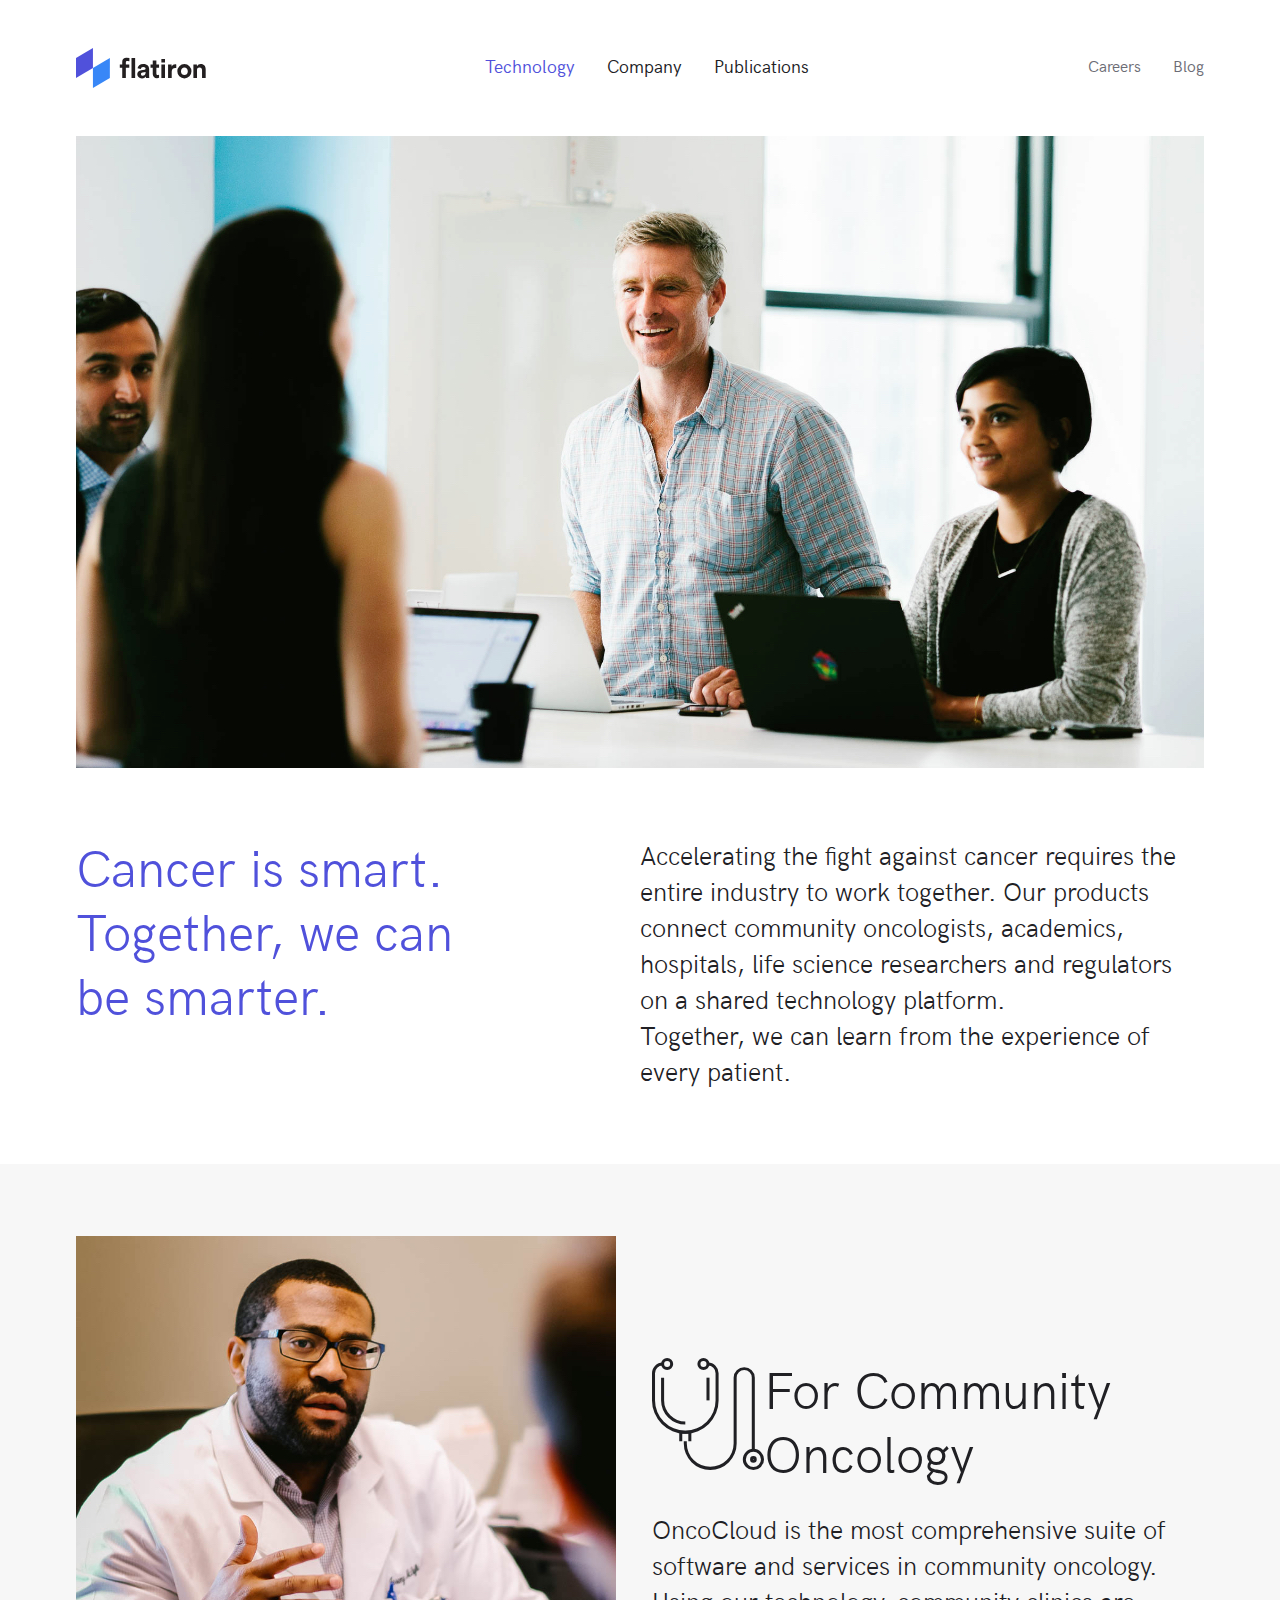
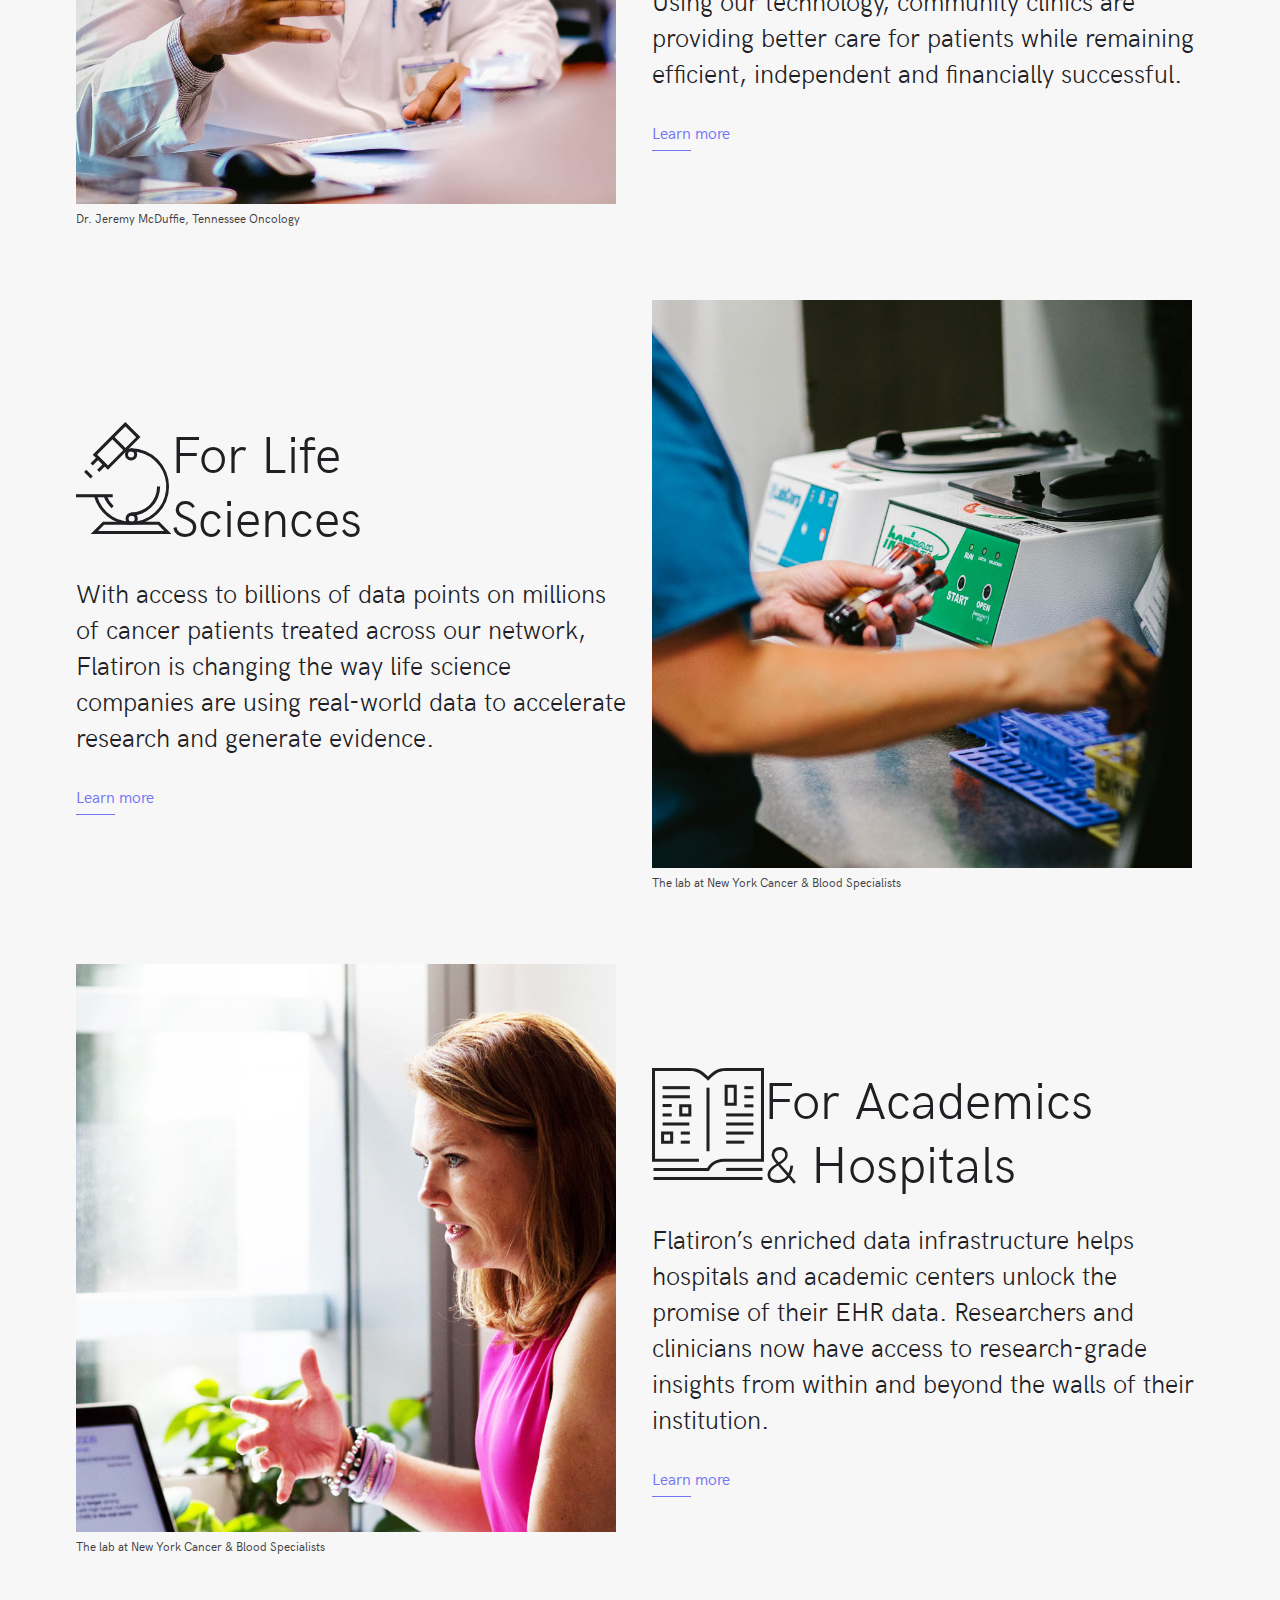
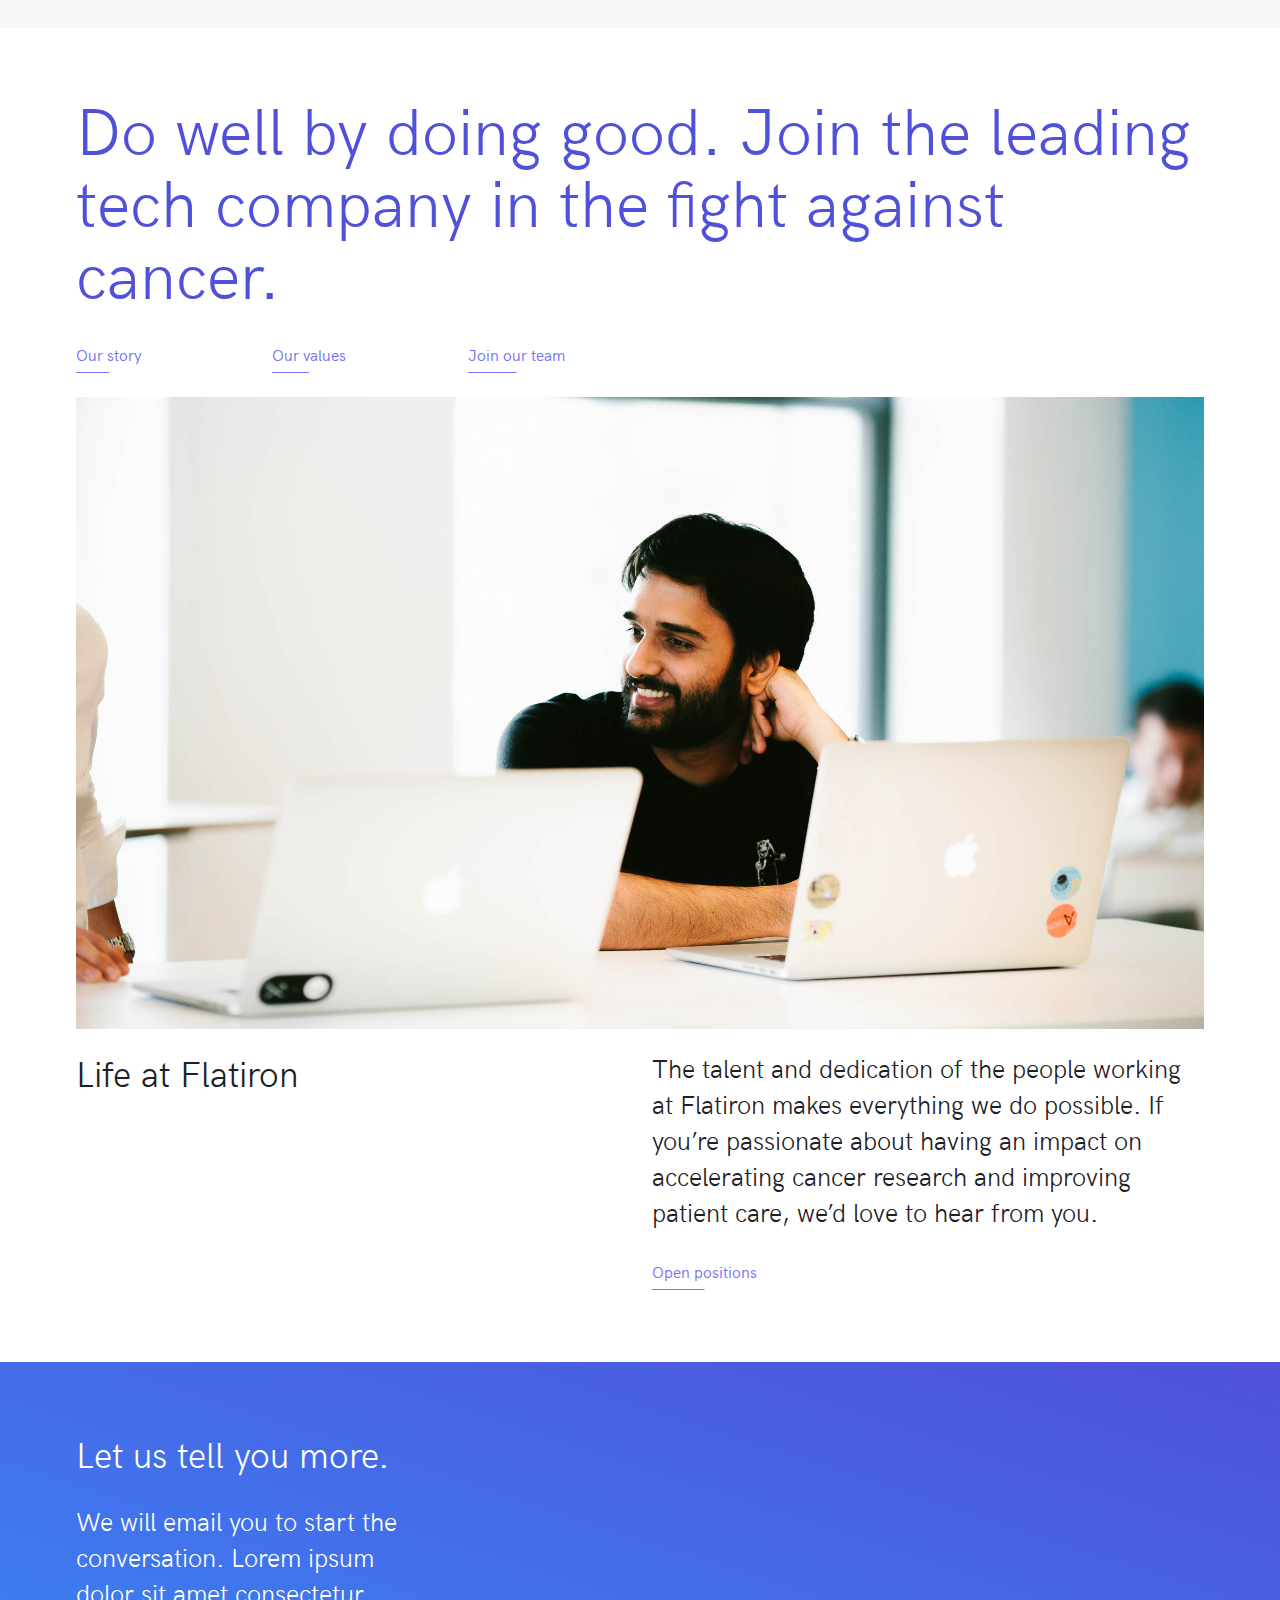
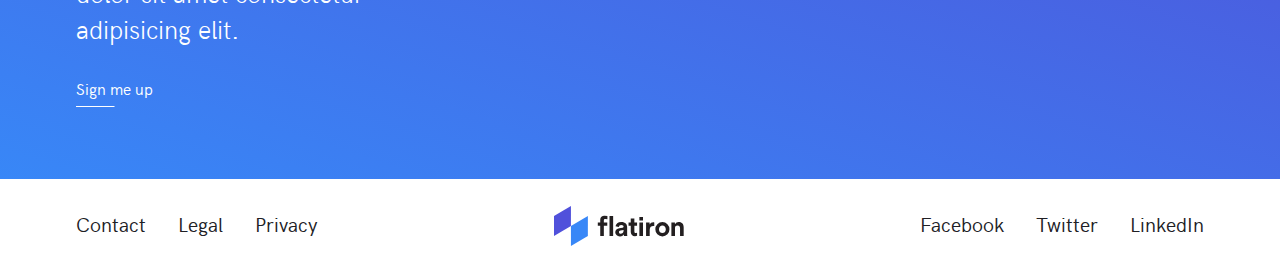
<file: index.html>
<!DOCTYPE html>
<html lang="en">

<head>
    <meta charset="utf-8" />
    <meta http-equiv="x-ua-compatible" content="ie=edge" />
    <title>Flatiron</title>
    <meta name="description" content="This is my HTML5 boilerplate." />
    <meta name="viewport" content="width=device-width, initial-scale=1.0" />

    <link rel="icon" href="favicon.svg" />
    <link rel="apple-touch-icon" href="apple-touch-icon.png" />
    <link rel="manifest" href="manifest.json" />

    <link rel="stylesheet" href="css/normalize.css" />
    <link rel="stylesheet" href="css/screen.css" />
</head>

<body>
    <header class="o-row o-row--md">
        <div class="o-container">
            <div class="c-header">
                <div class="c-header__logo">
                    <h1 class="c-logo">
                        <svg class="c-logo__svg" xmlns="http://www.w3.org/2000/svg" viewBox="0 0 130 40">
                            <title>Flatiron</title>
                            <path fill="#3887f7" d="M15.659,19.25v20l16.929-10v-20Z" transform="translate(1.27 0.75)" />
                            <path fill="#5051db" d="M16.929,0,0,10V30L16.929,20Z" />
                            <path fill="#231f20"
                                d="M57.537,13.551a7.061,7.061,0,1,1,14.119,0,7.061,7.061,0,1,1-14.119,0Zm3.64,0c0,2.532,1.641,3.853,3.42,3.853s3.42-1.294,3.42-3.853S66.375,9.7,64.6,9.7,61.177,10.992,61.177,13.551ZM17.441,16.634c0-2.422,1.778-3.771,4.023-4.1l3.31-.5c.766-.109,1.012-.495,1.012-.962,0-.964-.738-1.762-2.27-1.762A2.394,2.394,0,0,0,20.973,11.3l-3.23-.689c.326-2.058,2.256-4.24,5.747-4.24,4.268,0,5.854,2.422,5.854,5.146v6.659a15.308,15.308,0,0,0,.165,2.147H26.169a9.242,9.242,0,0,1-.137-1.624,4.49,4.49,0,0,1-3.967,2.009C19.193,20.706,17.441,18.752,17.441,16.634Zm5.308-1.927a1.706,1.706,0,0,0-1.67,1.706,1.584,1.584,0,0,0,1.751,1.569c1.533,0,2.956-.743,2.956-3.137v-.606Zm10.2,1.623v-6.3h-2.2V6.781h2.2V2.735h3.611V6.781h2.709v3.247H36.565V15.7c0,1.184.547,1.569,1.588,1.569a5.26,5.26,0,0,0,1.12-.109v3.027a5.976,5.976,0,0,1-2.264.33A4.067,4.067,0,0,1,32.954,16.33Zm49.288,3.991v-7.9c0-1.514-.74-2.7-2.491-2.7a2.544,2.544,0,0,0-2.516,2.808v7.788h-3.64V6.781h3.529V8.459A4.469,4.469,0,0,1,81.01,6.422c3.338,0,4.87,2.395,4.87,5.367v8.532Zm-33.967,0V6.781H51.8V8.72a4.026,4.026,0,0,1,3.519-2.05c.3,0,.887.029,1.161.056v3.687A5.451,5.451,0,0,0,55.39,10.3c-1.86,0-3.475.908-3.475,3.824v6.193Zm-6.7,0V6.781h3.638V20.321Zm-29.866,0v-20h3.64v20Zm-9.271,0V10.036H0V6.788H2.435V4.182A4.061,4.061,0,0,1,6.61,0a9.549,9.549,0,0,1,3,.424V3.451a9.55,9.55,0,0,0-1.978-.2c-1.039,0-1.586.386-1.586,1.569V6.788h3.43v3.248H6.048V20.321ZM41.572,4.773V1.3h3.638V4.773Z"
                                transform="translate(43.8 9.679)" />
                        </svg>
                    </h1>
                </div>
                <div class="c-header__nav">
                    <nav class="c-nav">
                        <ul class="o-list-reset c-nav__list">
                            <li class="c-nav__item">
                                <a class="c-nav__link is-selected" href="#!">Technology</a>
                            </li>
                            <li class="c-nav__item">
                                <a class="c-nav__link" href="#!">Company</a>
                            </li>
                            <li class="c-nav__item">
                                <a class="c-nav__link" href="#!">Publications</a>
                            </li>
                        </ul>
                    </nav>
                </div>
                <div class="c-header__nav">
                    <nav class="c-nav c-nav--meta">
                        <ul class="o-list-reset c-nav__list">
                            <li class="c-nav__item">
                                <a class="c-nav__link c-nav__link--meta" href="#!">Careers</a>
                            </li>
                            <li class="c-nav__item">
                                <a class="c-nav__link c-nav__link--meta" href="#!">Blog</a>
                            </li>
                        </ul>
                    </nav>
                </div>
            </div>
        </div>
    </header>
    <section class="o-row o-row--lg u-pt-clear">
        <div class="o-container">
            <div class="o-section o-section--lg">
                <figure>
                    <img src="img/jpg/intro-img.jpg"
                        alt="Dr. James Hamrick & Sarika Vora in their weekly team stand-up" />
                </figure>
            </div>
            <div class="o-section o-section--lg">
                <div class="o-layout">
                    <div class="o-layout__item u-1-of-2-bp3">
                        <h1 class="c-lead c-lead--xxl u-color-primary-base">
                            Cancer is smart. <br />
                            Together, we can <br />
                            be smarter.
                        </h1>
                    </div>
                    <div class="o-layout__item u-1-of-2-bp3">
                        <div class="u-max-width-sm">
                            <p class="c-lead c-lead--lg">
                                Accelerating the fight against cancer requires the entire
                                industry to work together. Our products connect community
                                oncologists, academics, hospitals, life science researchers
                                and regulators on a shared technology platform. <br />
                                Together, we can learn from the experience of every patient.
                            </p>
                        </div>
                    </div>
                </div>
            </div>
        </div>
    </section>
    <section class="o-row o-row--lg o-row--neutral-x-light">
        <div class="o-container">
            <article class="o-section o-section--lg">
                <div class="o-layout o-layout--align-center o-layout--gutter">
                    <div class="o-layout__item u-1-of-2-bp3">
                        <figure>
                            <picture>
                                <source srcset="img/jpg/img-1.jpg" media="(min-width: 992px)" />
                                <source srcset="img/jpg/img-1-landscape@2x.jpg" media="(min-width: 576px)" />
                                <img src="img/jpg/img-1-landscape.jpg" alt="Dr. Jeremy McDuffie, Tennessee Oncology" />
                            </picture>
                            <figcaption>Dr. Jeremy McDuffie, Tennessee Oncology</figcaption>
                        </figure>
                    </div>
                    <div class="o-layout__item u-1-of-2-bp3">
                        <header class="o-layout o-layout--align-center">
                            <svg xmlns="http://www.w3.org/2000/svg" width="112" height="112" viewBox="0 0 112 112">
                                <g id="stethoscope-1" transform="translate(-0.5 -0.1)">
                                    <path id="Path_3" data-name="Path 3"
                                        d="M15.554,12.208a6.054,6.054,0,1,1,6.054-6.054A6.072,6.072,0,0,1,15.554,12.208Zm0-9.081a2.973,2.973,0,0,0-3.027,3.027,3.027,3.027,0,0,0,6.054,0A2.973,2.973,0,0,0,15.554,3.127Z"
                                        transform="translate(0.081)" fill="#202024" />
                                    <path id="Path_4" data-name="Path 4"
                                        d="M51.554,12.208a6.054,6.054,0,1,1,6.054-6.054A6.072,6.072,0,0,1,51.554,12.208Zm0-9.081a2.973,2.973,0,0,0-3.027,3.027,3.027,3.027,0,0,0,6.054,0A2.973,2.973,0,0,0,51.554,3.127Z"
                                        transform="translate(0.405)" fill="#202024" />
                                    <path id="Path_5" data-name="Path 5"
                                        d="M33.8,75.735A33.33,33.33,0,0,1,.5,42.438V15.195A10.593,10.593,0,0,1,11.095,4.6V7.627a7.623,7.623,0,0,0-7.568,7.568V42.438a30.27,30.27,0,0,0,60.541,0V15.195A7.623,7.623,0,0,0,56.5,7.627V4.6A10.593,10.593,0,0,1,67.095,15.195V42.438A33.33,33.33,0,0,1,33.8,75.735Z"
                                        transform="translate(0 0.041)" fill="#202024" />
                                    <path id="Path_6" data-name="Path 6"
                                        d="M39.608,82.695H36.581V75.127H30.527v7.568H27.5V72.1H39.608Z"
                                        transform="translate(0.243 0.649)" fill="#202024" />
                                    <path id="Path_7" data-name="Path 7"
                                        d="M58.436,112.019A26.548,26.548,0,0,1,32,85.482v-2.22h3.027v2.22a23.409,23.409,0,0,0,46.818,0V19.695a10.595,10.595,0,0,1,21.189,0V92.343h-3.027V19.695a7.568,7.568,0,1,0-15.135,0V85.482A26.419,26.419,0,0,1,58.436,112.019Z"
                                        transform="translate(0.284 0.081)" fill="#202024" />
                                    <path id="Path_8" data-name="Path 8"
                                        d="M101.095,111.289a10.595,10.595,0,1,1,10.595-10.595A10.593,10.593,0,0,1,101.095,111.289Zm0-18.162a7.568,7.568,0,1,0,7.568,7.568A7.623,7.623,0,0,0,101.095,93.127Z"
                                        transform="translate(0.811 0.811)" fill="#202024" />
                                    <path id="Path_9" data-name="Path 9"
                                        d="M101.03,103.959a3.33,3.33,0,1,1,3.33-3.33A3.359,3.359,0,0,1,101.03,103.959Zm0-3.632a.3.3,0,1,0,.3.3A.268.268,0,0,0,101.03,100.327Z"
                                        transform="translate(0.876 0.876)" fill="#202024" />
                                    <path id="Path_10" data-name="Path 10"
                                        d="M33.716,66.519A24.287,24.287,0,0,1,9.5,42.3V19.6h3.027V42.3A21.187,21.187,0,0,0,33.716,63.492Z"
                                        transform="translate(0.081 0.176)" fill="#202024" />
                                    <rect id="Rectangle_20" data-name="Rectangle 20" width="3.027" height="22.703"
                                        transform="translate(54.986 19.776)" fill="#202024" />
                                </g>
                            </svg>
                            <h2 class="c-lead c-lead--xxl">
                                For Community <br />
                                Oncology
                            </h2>
                        </header>
                        <p class="c-lead c-lead--lg">
                            OncoCloud is the most comprehensive suite of software and
                            services in community oncology. Using our technology, community
                            clinics are providing better care for patients while remaining
                            efficient, independent and financially successful.
                        </p>
                        <p>
                            <a href="#!" class="c-link-cta">Learn more</a>
                        </p>
                    </div>
                </div>
            </article>

            <article class="o-section o-section--lg">
                <div class="o-layout o-layout--align-center o-layout--row-reverse o-layout--gutter">
                    <div class="o-layout__item u-1-of-2-bp3">
                        <figure>
                            <picture>
                                <source srcset="img/jpg/img-2.jpg" media="(min-width: 992px)" />
                                <source srcset="img/jpg/img-2-landscape@2x.jpg" media="(min-width: 576px)" />
                                <img src="img/jpg/img-2-landscape.jpg" alt="Dr. Jeremy McDuffie, Tennessee Oncology" />
                            </picture>
                            <figcaption>
                                The lab at New York Cancer & Blood Specialists
                            </figcaption>
                        </figure>
                    </div>
                    <div class="o-layout__item u-1-of-2-bp3">
                        <header class="o-layout o-layout--align-center">
                            <svg id="microscope" xmlns="http://www.w3.org/2000/svg" width="95.475" height="112"
                                viewBox="0 0 95.475 112">
                                <path id="Path_3." data-name="Path 3"
                                    d="M95.187,110.34H14.4L26.64,98.1H82.946Zm-73.443-3.06h66.1l-6.12-6.12H27.864Z"
                                    transform="translate(0.289 1.66)" fill="#202024" />
                                <rect id="Rectangle_21" data-name="Rectangle 21" width="36.721" height="3.06"
                                    transform="translate(0 72.219)" fill="#202024" />
                                <path id="Path_4." data-name="Path 4"
                                    d="M54.72,101.34a6.12,6.12,0,1,1,6.12-6.12A6.138,6.138,0,0,1,54.72,101.34Zm0-9.18a3.06,3.06,0,1,0,3.06,3.06A3.069,3.069,0,0,0,54.72,92.16Z"
                                    transform="translate(0.974 1.479)" fill="#202024" />
                                <path id="Path_5." data-name="Path 5"
                                    d="M54.12,38.34a6.12,6.12,0,1,1,6.12-6.12A6.138,6.138,0,0,1,54.12,38.34Zm0-9.18a3.06,3.06,0,1,0,3.06,3.06A3.005,3.005,0,0,0,54.12,29.16Z"
                                    transform="translate(0.962 0.217)" fill="#202024" />
                                <path id="Path_6." data-name="Path 6"
                                    d="M31.6,48.14l-15.2-15.2L49.041.3l15.1,15.1Zm-10.812-15.2L31.6,43.754,59.854,15.5,49.041,4.686Z"
                                    transform="translate(0.329 -0.3)" fill="#202024" />
                                <rect id="Rectangle_22" data-name="Rectangle 22" width="3.06" height="18.361"
                                    transform="translate(35.334 16.195) rotate(-45)" fill="#202024" />
                                <path id="Path_7." data-name="Path 7"
                                    d="M22.97,49.619l-2.142-2.142,5.406-5.406-4.386-4.386L16.442,43.09,14.3,40.948,21.848,33.4l8.67,8.67Z"
                                    transform="translate(0.287 0.363)" fill="#202024" />
                                <rect id="Rectangle_23" data-name="Rectangle 23" width="3.06" height="9.18"
                                    transform="translate(8.106 49.947) rotate(-45)" fill="#202024" />
                                <path id="Path_8." data-name="Path 8"
                                    d="M54,92.671v-3.06A25.989,25.989,0,0,0,80.011,63.6h3.06A29.124,29.124,0,0,1,54,92.671Z"
                                    transform="translate(1.082 0.968)" fill="#202024" />
                                <path id="Path_9." data-name="Path 9"
                                    d="M35.158,85.054A29.54,29.54,0,0,1,27.1,73.12l2.856-1.02A27.131,27.131,0,0,0,37.1,82.81Z"
                                    transform="translate(0.543 1.139)" fill="#202024" />
                                <path id="Path_10." data-name="Path 10"
                                    d="M54.727,102.6A38.216,38.216,0,0,1,17.7,73.94l2.958-.714A35.2,35.2,0,1,0,54.727,29.16V26.1a38.251,38.251,0,0,1,0,76.5Z"
                                    transform="translate(0.355 0.217)" fill="#202024" />
                            </svg>

                            <h2 class="c-lead c-lead--xxl">
                                For Life <br />
                                Sciences
                            </h2>
                        </header>
                        <p class="c-lead c-lead--lg">
                            With access to billions of data points on millions of cancer
                            patients treated across our network, Flatiron is changing the
                            way life science companies are using real-world data to
                            accelerate research and generate evidence.
                        </p>
                        <p>
                            <a href="#!" class="c-link-cta">Learn more</a>
                        </p>
                    </div>
                </div>
            </article>

            <article class="o-section o-section--lg">
                <div class="o-layout o-layout--align-center o-layout--gutter">
                    <div class="o-layout__item u-1-of-2-bp3">
                        <figure>
                            <picture>
                                <source srcset="img/jpg/img-3.jpg" media="(min-width: 992px)" />
                                <source srcset="img/jpg/img-3-landscape@2x.jpg" media="(min-width: 576px)" />
                                <img src="img/jpg/img-3-landscape.jpg" alt="Dr. Jeremy McDuffie, Tennessee Oncology" />
                            </picture>
                            <figcaption>
                                The lab at New York Cancer & Blood Specialists
                            </figcaption>
                        </figure>
                    </div>
                    <div class="o-layout__item u-1-of-2-bp3">
                        <header class="o-layout o-layout--align-center">
                            <svg xmlns="http://www.w3.org/2000/svg" width="112" height="112" viewBox="0 0 112 112">
                                <g id="book" transform="translate(-0.5 -0.1)">
                                    <rect id="Rectangle_24" data-name="Rectangle 24" width="36.324" height="3.027"
                                        transform="translate(74.662 99.992)" fill="#202024" />
                                    <rect id="Rectangle_25" data-name="Rectangle 25" width="108.973" height="3.027"
                                        transform="translate(2.014 109.073)" fill="#202024" />
                                    <rect id="Rectangle_26" data-name="Rectangle 26" width="3.027" height="63.568"
                                        transform="translate(54.986 19.776)" fill="#202024" />
                                    <rect id="Rectangle_27" data-name="Rectangle 27" width="27.243" height="3.027"
                                        transform="translate(11.095 18.262)" fill="#202024" />
                                    <rect id="Rectangle_28" data-name="Rectangle 28" width="27.243" height="3.027"
                                        transform="translate(11.095 27.343)" fill="#202024" />
                                    <rect id="Rectangle_29" data-name="Rectangle 29" width="9.081" height="3.027"
                                        transform="translate(29.257 63.668)" fill="#202024" />
                                    <rect id="Rectangle_30" data-name="Rectangle 30" width="9.081" height="3.027"
                                        transform="translate(29.257 72.749)" fill="#202024" />
                                    <path id="Path_11" data-name="Path 11"
                                        d="M57.307,103.019H2.014V99.992H55.693c5.045-7.568,11-9.081,18.969-9.081h34.811V3.127H74.662c-7.265,0-11,2.523-17.052,8.677L56.5,12.814,55.39,11.7C49.336,5.65,45.6,3.026,38.338,3.026H3.527V90.81l43.892.1v3.027L.5,93.837V.1H38.338C46.814.1,51.354,3.531,56.5,8.576,61.646,3.531,66.186.1,74.662.1H112.5V93.938H74.662c-7.568,0-12.411,1.312-16.85,8.375Z"
                                        fill="#202024" />
                                    <rect id="Rectangle_31" data-name="Rectangle 31" width="9.081" height="3.027"
                                        transform="translate(92.824 18.262)" fill="#202024" />
                                    <rect id="Rectangle_32" data-name="Rectangle 32" width="9.081" height="3.027"
                                        transform="translate(92.824 36.424)" fill="#202024" />
                                    <rect id="Rectangle_33" data-name="Rectangle 33" width="9.081" height="3.027"
                                        transform="translate(92.824 27.343)" fill="#202024" />
                                    <rect id="Rectangle_34" data-name="Rectangle 34" width="27.243" height="3.027"
                                        transform="translate(74.662 54.586)" fill="#202024" />
                                    <rect id="Rectangle_35" data-name="Rectangle 35" width="27.243" height="3.027"
                                        transform="translate(74.662 45.505)" fill="#202024" />
                                    <rect id="Rectangle_36" data-name="Rectangle 36" width="27.243" height="3.027"
                                        transform="translate(74.662 63.668)" fill="#202024" />
                                    <rect id="Rectangle_37" data-name="Rectangle 37" width="18.162" height="3.027"
                                        transform="translate(74.662 72.749)" fill="#202024" />
                                    <path id="Path_12" data-name="Path 12"
                                        d="M84.608,37.789H72.5V16.6H84.608Zm-9.081-3.027h6.054V19.627H75.527Z"
                                        transform="translate(0.649 0.149)" fill="#202024" />
                                    <path id="Path_13" data-name="Path 13"
                                        d="M39.608,48.208H27.5V36.1H39.608Zm-9.081-3.027h6.054V39.127H30.527Z"
                                        transform="translate(0.243 0.324)" fill="#202024" />
                                    <rect id="Rectangle_38" data-name="Rectangle 38" width="9.081" height="3.027"
                                        transform="translate(11.095 36.122)" fill="#202024" />
                                    <rect id="Rectangle_39" data-name="Rectangle 39" width="9.081" height="3.027"
                                        transform="translate(11.095 45.505)" fill="#202024" />
                                    <rect id="Rectangle_40" data-name="Rectangle 40" width="26.739" height="3.027"
                                        transform="translate(11.095 54.586)" fill="#202024" />
                                    <path id="Path_14" data-name="Path 14"
                                        d="M21.608,75.208H9.5V63.1H21.608Zm-9.081-3.027h6.054V66.127H12.527Z"
                                        transform="translate(0.081 0.568)" fill="#202024" />
                                </g>
                            </svg>

                            <h2 class="c-lead c-lead--xxl">
                                For Academics <br />
                                &amp; Hospitals
                            </h2>
                        </header>
                        <p class="c-lead c-lead--lg">
                            Flatiron’s enriched data infrastructure helps hospitals and
                            academic centers unlock the promise of their EHR data.
                            Researchers and clinicians now have access to research-grade
                            insights from within and beyond the walls of their institution.
                        </p>
                        <p>
                            <a href="#!" class="c-link-cta">Learn more</a>
                        </p>
                    </div>
                </div>
            </article>
        </div>
    </section>
    <section class="o-row o-row--lg">
        <div class="o-container">
            <header>
                <h2 class="c-lead c-lead--xxxl u-color-primary-base">
                    Do well by doing good. Join the leading tech company in the fight
                    against cancer.
                </h2>
            </header>
            <div class="o-layout o-layout--align-center o-layout--gutter-lg">
                <p class="o-layout__item u-1-of-6-bp3">
                    <a href="#!" class="c-link-cta">Our story</a>
                </p>
                <p class="o-layout__item u-1-of-6-bp3">
                    <a href="#!" class="c-link-cta ">Our values</a>
                </p>
                <p class="o-layout__item u-1-of-6-bp3">
                    <a href="#!" class="c-link-cta ">Join our team</a>
                </p>
            </div>
        </div>
        <div class="o-container">
            <figure>
                <img src="img/jpg/img-4.jpg" alt="Dr. James Hamrick & Sarika Vora in their weekly team stand-up" />
            </figure>
        </div>
        <div class="o-container">
            <div class="o-layout o-layout--gutter">
                <div class="o-layout__item u-1-of-2-bp3">
                    <h3 class="c-lead c-lead--xl">Life at Flatiron</h3>
                </div>
                <div class="o-layout__item u-1-of-2-bp3">
                    <p class="c-lead c-lead--lg">
                        The talent and dedication of the people working at Flatiron makes
                        everything we do possible. If you’re passionate about having an
                        impact on accelerating cancer research and improving patient care,
                        we’d love to hear from you.
                    </p>
                    <p>
                        <a href="#!" class="c-link-cta">Open positions</a>
                    </p>
                </div>
            </div>
        </div>
    </section>
    <section class="o-row o-row--lg o-row--graidient-1">
        <div class="o-container">
            <div class="u-max-width-xs">
                <h2 class="c-lead c-lead--xl">Let us tell you more.</h2>
                <p class="c-lead c-lead--lg">
                    We will email you to start the conversation. Lorem ipsum dolor sit
                    amet consectetur adipisicing elit.
                </p>
                <p>
                    <a href="#!" class="c-link-cta c-link-cta--inverse">Sign me up</a>
                </p>
            </div>
        </div>
    </section>
    <footer class="o-row">
        <div class="o-container">
            <div class="c-footer">
                <div class="c-footer__logo c-center">
                    <h1 class="c-logo">
                        <svg class="c-logo__svg" xmlns="http://www.w3.org/2000/svg" viewBox="0 0 130 40">
                            <title>Flatiron</title>
                            <path fill="#3887f7" d="M15.659,19.25v20l16.929-10v-20Z" transform="translate(1.27 0.75)" />
                            <path fill="#5051db" d="M16.929,0,0,10V30L16.929,20Z" />
                            <path fill="#231f20"
                                d="M57.537,13.551a7.061,7.061,0,1,1,14.119,0,7.061,7.061,0,1,1-14.119,0Zm3.64,0c0,2.532,1.641,3.853,3.42,3.853s3.42-1.294,3.42-3.853S66.375,9.7,64.6,9.7,61.177,10.992,61.177,13.551ZM17.441,16.634c0-2.422,1.778-3.771,4.023-4.1l3.31-.5c.766-.109,1.012-.495,1.012-.962,0-.964-.738-1.762-2.27-1.762A2.394,2.394,0,0,0,20.973,11.3l-3.23-.689c.326-2.058,2.256-4.24,5.747-4.24,4.268,0,5.854,2.422,5.854,5.146v6.659a15.308,15.308,0,0,0,.165,2.147H26.169a9.242,9.242,0,0,1-.137-1.624,4.49,4.49,0,0,1-3.967,2.009C19.193,20.706,17.441,18.752,17.441,16.634Zm5.308-1.927a1.706,1.706,0,0,0-1.67,1.706,1.584,1.584,0,0,0,1.751,1.569c1.533,0,2.956-.743,2.956-3.137v-.606Zm10.2,1.623v-6.3h-2.2V6.781h2.2V2.735h3.611V6.781h2.709v3.247H36.565V15.7c0,1.184.547,1.569,1.588,1.569a5.26,5.26,0,0,0,1.12-.109v3.027a5.976,5.976,0,0,1-2.264.33A4.067,4.067,0,0,1,32.954,16.33Zm49.288,3.991v-7.9c0-1.514-.74-2.7-2.491-2.7a2.544,2.544,0,0,0-2.516,2.808v7.788h-3.64V6.781h3.529V8.459A4.469,4.469,0,0,1,81.01,6.422c3.338,0,4.87,2.395,4.87,5.367v8.532Zm-33.967,0V6.781H51.8V8.72a4.026,4.026,0,0,1,3.519-2.05c.3,0,.887.029,1.161.056v3.687A5.451,5.451,0,0,0,55.39,10.3c-1.86,0-3.475.908-3.475,3.824v6.193Zm-6.7,0V6.781h3.638V20.321Zm-29.866,0v-20h3.64v20Zm-9.271,0V10.036H0V6.788H2.435V4.182A4.061,4.061,0,0,1,6.61,0a9.549,9.549,0,0,1,3,.424V3.451a9.55,9.55,0,0,0-1.978-.2c-1.039,0-1.586.386-1.586,1.569V6.788h3.43v3.248H6.048V20.321ZM41.572,4.773V1.3h3.638V4.773Z"
                                transform="translate(43.8 9.679)" />
                        </svg>
                    </h1>
                </div>
                <div class="c-footer__nav">
                    <nav>
                        <ul class="o-list-reset c-nav__list">
                            <li class="c-nav__item">
                                <a href="#!" class="c-nav__link">Contact</a>
                            </li>
                            <li class="c-nav__item">
                                <a href="#!" class="c-nav__link">Legal</a>
                            </li>
                            <li class="c-nav__item">
                                <a href="#!" class="c-nav__link">Privacy</a>
                            </li>
                        </ul>
                    </nav>
                </div>
                <div class="c-footer__nav">
                    <nav>
                        <ul class="o-list-reset c-nav__list">
                            <li class="c-nav__item">
                                <a href="#!" class="c-nav__link">Facebook</a>
                            </li>
                            <li class="c-nav__item">
                                <a href="#!" class="c-nav__link">Twitter</a>
                            </li>
                            <li class="c-nav__item">
                                <a href="#!" class="c-nav__link">LinkedIn</a>
                            </li>
                        </ul>
                    </nav>
                </div>
            </div>
        </div>
    </footer>
</body>

</html>
</file>
<file: css/screen.css>
/*------------------------------------*\
  #FONTS
\*------------------------------------*/

@font-face {
    font-family: 'HK Grotesk Web';
    font-weight: 200;
    src: url('../fonts/hkgrotesk-light-webfont.woff') format('woff'),
        url('../fonts/hkgrotesk-light-webfont.woff2') format('woff2');
}

@font-face {
    font-family: 'HK Grotesk Web';
    font-weight: 400;
    src: url('../fonts/hkgrotesk-regular-webfont.woff') format('woff'),
        url('../fonts/hkgrotesk-regular-webfont.woff2') format('woff2');
}

/*------------------------------------*\
  #GENERIC
\*------------------------------------*/

/*
    Generic: Page
    ---
    Global page styles + universal box-sizing:
*/

html {
    font-size: 16px;
    line-height: 1.5;
    font-family: 'HK Grotesk Web', sans-serif;
    color: #202024;
    box-sizing: border-box;
    -webkit-font-smoothing: antialiased;
    -moz-osx-font-smoothing: grayscale;
}

*,
*:before,
*:after {
    box-sizing: inherit;
}

@media (min-width: 768px) {
    html {
        font-size: 20px;
    }
}

/*
 * Remove text-shadow in selection highlight:
 * https://twitter.com/miketaylr/status/12228805301
 *
 * Customize the background color to match your design.
 */

::selection {
    background: #5051db;
    color: white;
    text-shadow: none;
}

/*------------------------------------*\
  #Elements
\*------------------------------------*/

/*
    Elements: Images
    ---
    Default markup for images to make them responsive
*/

img {
    max-width: 100%;
    vertical-align: top;
}

/*
    Elements: typography
    ---
    Default markup for typographic elements
*/

h1,
h2,
h3 {
    font-weight: 200;
}

h1 {
    font-size: 36px;
    line-height: 48px;
    margin: 0 0 24px;
}

h2 {
    font-size: 32px;
    line-height: 40px;
    margin: 0 0 24px;
}

h3 {
    font-size: 26px;
    line-height: 32px;
    margin: 0 0 24px;
}

h4,
h5,
h6 {
    font-size: 20px;
    line-height: 24px;
    margin: 0 0 24px;
}

p,
ol,
ul,
dl,
table,
address,
figure {
    margin: 0 0 24px;
}

ul,
ol {
    padding-left: 24px;
}

li ul,
li ol {
    margin-bottom: 0;
}

blockquote {
    font-style: normal;
    font-size: 23px;
    line-height: 32px;
    margin: 0 0 24px;
}

blockquote * {
    font-size: inherit;
    line-height: inherit;
}

figcaption {
    font-weight: 400;
    font-size: 12px;
    line-height: 16px;
    margin-top: 8px;
    color: #3c3c42;
}

hr {
    border: 0;
    height: 1px;
    background: LightGrey;
    margin: 0 0 24px;
}

a,
a:visited {
    color: #5051db;
    transition: all 0.1s ease-in-out;
}

a:active,
a:hover,
a:focus {
    color: #3e3ea8;
}

/*------------------------------------*\
  #OBJECTS
\*------------------------------------*/

/*
    Objects: Row
    ---
    Creates a horizontal row that stretches the viewport and adds padding around children
*/

.o-row {
    position: relative;
    padding: 24px 24px 0;
    display: flow-root;
}

/* size modifiers */

.o-row--lg {
    padding: 48px 24px 24px;
}

@media (min-width: 768px) {
    .o-row {
        padding-left: 48px;
        padding-right: 48px;
    }

    .o-row--md {
        padding-top: 48px;
        padding-bottom: 24px;
    }

    .o-row--lg {
        padding-top: 72px;
        padding-bottom: 48px;
    }
}

.o-row--neutral-x-light {
    background-color: #f7f7f7;
}

.o-row--graidient-1 {
    background: linear-gradient(to top right, #3887f7, #5051d8);
    color: white;
}

/*
    Objects: Container
    ---
    Creates a horizontal container that sets de global max-width
*/

.o-container {
    margin-left: auto;
    margin-right: auto;
    width: 100%;
    max-width: 56.4em;
    /* 56.4 * 20px = 1128px */
}

/*
    Objects: Layout
    ---
    The layout object provides us with a column-style layout system. This object
    contains the basic structural elements, but classes should be complemented
    with width utilities
*/

.o-layout {
    display: -webkit-flex;
    display: -ms-flexbox;
    display: flex;
    flex-wrap: wrap;
}

.o-layout__item {
    flex-basis: 100%;
}

/* gutter modifiers, these affect o-layout__item too */

.o-layout--gutter {
    margin: 0 -12px;
}

.o-layout--gutter>.o-layout__item {
    padding: 0 12px;
}

.o-layout--gutter-sm {
    margin: 0 -6px;
}

.o-layout--gutter-sm>.o-layout__item {
    padding: 0 6px;
}

.o-layout--gutter-lg {
    margin: 0 -24px;
}

.o-layout--gutter-lg>.o-layout__item {
    padding: 0 24px;
}

/* reverse horizontal row modifier */

.o-layout--row-reverse {
    flex-direction: row-reverse;
}

/* Horizontal alignment modifiers*/

.o-layout--justify-start {
    justify-content: flex-start;
}

.o-layout--justify-end {
    justify-content: flex-end;
}

.o-layout--justify-center {
    justify-content: center;
}

.o-layout--justify-space-around {
    justify-content: space-around;
}

.o-layout--justify-space-evenly {
    justify-content: space-evenly;
}

.o-layout--justify-space-between {
    justify-content: space-between;
}

/* Vertical alignment modifiers */

.o-layout--align-start {
    align-items: flex-start;
}

.o-layout--align-end {
    align-items: flex-end;
}

.o-layout--align-center {
    align-items: center;
}

.o-layout--align-baseline {
    align-items: baseline;
}

/* Vertical alignment modifiers that only work if there is one than one flex item */

.o-layout--align-content-start {
    align-content: start;
}

.o-layout--align-content-end {
    align-content: end;
}

.o-layout--align-content-center {
    align-content: center;
}

.o-layout--align-content-space-around {
    align-content: space-around;
}

.o-layout--align-content-space-between {
    align-content: space-between;
}

/*
    Objects: section
    ---
    Creates vertical whitespace between adjacent sections inside a row
*/

*+h2 {
    margin-top: 48px;
}

.o-section {
    display: flex;
    flex-direction: column;
}

.o-section+.o-section {
    margin-top: 24px;
}

@media (min-width: 768px) {

    .o-section--lg+.o-section--lg,
    .o-section--xl+.o-section--xl {
        margin-top: 48px;
    }
}

@media (min-width: 1200px) {
    .o-section--xl+.o-section--xl {
        margin-top: 72px;
    }
}

/*
    Objects: List
    ---
    Small reusable object to remove default list styling from lists
*/

.o-list-reset {
    list-style: none;
    padding: 0;
}

/*------------------------------------*\
  #COMPONENTS
\*------------------------------------*/

.c-center {
    text-align: center;
}

/*
    Component: header
    ---
    Main header of the website
*/

.c-header__nav {
    display: none;
}

@media (min-width: 992px) {
    .c-header {
        display: flex;
        gap: 24px;
        justify-content: space-between;
    }

    .c-header__nav {
        display: block;
    }
}

/*
    Component: Logo
    ---
    Website main logo
*/

.c-logo {
    height: 32px;
}

.c-logo__svg {
    height: 100%;
}

@media (min-width: 768px) {
    .c-logo {
        height: 40px;
    }
}

/*
    Component: Nav
    ---
    Main navigation of the site
*/

.c-nav {
    font-size: 18px;
    line-height: 24px;
}

.c-nav--meta {
    font-size: 16px;
}

.c-nav__link {
    display: block;
    text-decoration: none;
    padding: 8px 0;
}

.c-nav__link,
.c-nav__link:visited,
.c-nav__link:active {
    color: #202024;
}

.c-nav__link--meta,
.c-nav__link--meta:visited,
.c-nav__link--meta:active {
    color: #6c6c75;
}

.c-nav__link.is-selected,
.c-nav__link:hover,
.c-nav__link:focus {
    color: #5051db;
}

@media (min-width: 768px) {
    .c-nav__list {
        display: flex;
        gap: 32px;
    }
}

/*
    Component: Lead
    ---
    Lead type treatments to style everything that differs from standard typography elements
*/

.c-lead {
    font-weight: 200;
}

.c-lead--lg {
    font-size: 20px;
    line-height: 32px;
}

.c-lead--xl {
    font-size: 26px;
    line-height: 32px;
}

.c-lead--xxl {
    font-size: 32px;
    line-height: 40px;
}

.c-lead--xxxl {
    font-size: 36px;
    line-height: 48px;
}

@media (min-width: 768px) {
    .c-lead--lg {
        font-size: 23px;
        line-height: 32px;
    }

    .c-lead--xl {
        font-size: 32px;
        line-height: 40px;
    }

    .c-lead--xxl {
        font-size: 41px;
        line-height: 48px;
    }

    .c-lead--xxxl {
        font-size: 52px;
        line-height: 64px;
    }
}

@media (min-width: 1200px) {
    .c-lead--lg {
        font-size: 26px;
        line-height: 36px;
    }

    .c-lead--xl {
        font-size: 36px;
        line-height: 48px;
    }

    .c-lead--xxl {
        font-size: 52px;
        line-height: 64px;
    }

    .c-lead--xxxl {
        font-size: 66px;
        line-height: 72px;
    }
}

/*
    Component: footer
    ---
    Main footer of the website
*/

.c-footer {
    display: flex;
    flex-wrap: wrap;
}

.c-footer__logo {
    width: 100%;
}

.c-footer__nav {
    width: 50%;
}

@media (min-width: 768px) {
    .c-footer {
        justify-content: center;

        align-items: center;
    }

    .c-footer__logo {
        display: flex;

        justify-content: center;

        padding: 0 12px;
    }

    .c-footer__nav {
        width: auto;

        padding: 0 16px;
    }
}

@media (min-width: 992px) {
    .c-footer {
        justify-content: space-between;
    }

    .c-footer__nav {
        padding: 0;
    }

    .c-footer__logo+.c-footer__nav {
        order: -1;
    }

    .c-footer__logo {
        width: auto;
    }
}

/*
    Component: CTA link
    ---
    Small cta link with custom animation
*/

.c-link-cta {
    position: relative;
    display: inline-block;
    text-decoration: none;
    font-size: 16px;
    line-height: 24px;
    font-weight: 400;
    padding: 4px 0;
    transition: color 0.175s ease-in;
}

.c-link-cta,
.c-link-cta:visited,
.c-link-cta:active {
    color: #7373f5;
}

.c-link-cta::after {
    content: '';
    display: block;
    position: absolute;
    bottom: 0;
    left: 0;
    width: 100%;
    transform: scaleX(0.5);
    transform-origin: left;
    transition-property: transform, background-color;
    transition: color 0.175s ease-in;
    height: 1px;
    background-color: #7373f5;
}

.c-link-cta:hover {
    color: #3e3ea8;
}

.c-link-cta:hover::after {
    transform: scaleX(1);
    background-color: #3e3ea8;
}

.c-link-cta--inverse,
.c-link-cta--inverse:visited,
.c-link-cta--inverse:active,
.c-link-cta--inverse:hover {
    color: #fff;
}

.c-link-cta--inverse::after,
.c-link-cta--inverse:hover::after {
    background-color: #fff;
}

/*------------------------------------*\
#UTILITIES
\*------------------------------------*/

/*
    Utilities: color
    ---
    Utility classes to put specific colors onto elements
*/

.u-color-primary-light {
    color: #7373f5 !important;
}

.u-color-primary-base {
    color: #5051db !important;
}

.u-color-primary-dark {
    color: #3e3ea8 !important;
}

/*
    Utilities: spacing
    ---
    Utility classes to put specific margins and paddings onto elements
*/

.u-pt-clear {
    padding-top: 0 !important;
}

/*
    Utilities: max-width
    ---
    Utility classes to put specific max widths onto elements
*/

.u-max-width-xs {
    max-width: 18em !important;
}

.u-max-width-sm {
    max-width: 36em !important;
}

.u-max-width-md {
    max-width: 42em !important;
}

.u-max-width-lg {
    max-width: 60em !important;
}

.u-max-width-xl {
    max-width: 75em !important;
}

.u-max-width-none {
    max-width: none !important;
}

/*
    Utility: Flex
    ---
    Utility classes to put specific flex properties onto elements
    Will be mostly used on o-layout__item
*/

.u-flex-basis-auto {
    flex-basis: auto !important;
}

.u-flex-grow-1 {
    flex-grow: 1 !important;
}

.u-1-of-2 {
    flex-basis: calc(100% / 2) !important;
}

.u-1-of-3 {
    flex-basis: calc(100% / 3) !important;
}

.u-2-of-3 {
    flex-basis: calc(100% / 3 * 2) !important;
}

.u-1-of-4 {
    flex-basis: calc(100% / 4) !important;
}

.u-3-of-4 {
    flex-basis: calc(100% / 4 * 3) !important;
}

.u-1-of-5 {
    flex-basis: calc(100% / 5) !important;
}

.u-2-of-5 {
    flex-basis: calc(100% / 5 * 2) !important;
}

.u-3-of-5 {
    flex-basis: calc(100% / 5 * 3) !important;
}

.u-4-of-5 {
    flex-basis: calc(100% / 5 * 4) !important;
}

.u-1-of-6 {
    flex-basis: calc(100% / 6) !important;
}

.u-5-of-6 {
    flex-basis: calc(100% / 6 * 5) !important;
}

@media (min-width: 576px) {
    .u-1-of-2-bp1 {
        flex-basis: calc(100% / 2) !important;
    }

    .u-1-of-3-bp1 {
        flex-basis: calc(100% / 3) !important;
    }

    .u-2-of-3-bp1 {
        flex-basis: calc(100% / 3 * 2) !important;
    }

    .u-1-of-4-bp1 {
        flex-basis: calc(100% / 4) !important;
    }

    .u-3-of-4-bp1 {
        flex-basis: calc(100% / 4 * 3) !important;
    }

    .u-1-of-5-bp1 {
        flex-basis: calc(100% / 5) !important;
    }

    .u-2-of-5-bp1 {
        flex-basis: calc(100% / 5 * 2) !important;
    }

    .u-3-of-5-bp1 {
        flex-basis: calc(100% / 5 * 3) !important;
    }

    .u-4-of-5-bp1 {
        flex-basis: calc(100% / 5 * 4) !important;
    }

    .u-1-of-6-bp1 {
        flex-basis: calc(100% / 6) !important;
    }

    .u-5-of-6-bp1 {
        flex-basis: calc(100% / 6 * 5) !important;
    }
}

@media (min-width: 768px) {
    .u-1-of-2-bp2 {
        flex-basis: calc(100% / 2) !important;
    }

    .u-1-of-3-bp2 {
        flex-basis: calc(100% / 3) !important;
    }

    .u-2-of-3-bp2 {
        flex-basis: calc(100% / 3 * 2) !important;
    }

    .u-1-of-4-bp2 {
        flex-basis: calc(100% / 4) !important;
    }

    .u-3-of-4-bp2 {
        flex-basis: calc(100% / 4 * 3) !important;
    }

    .u-1-of-5-bp2 {
        flex-basis: calc(100% / 5) !important;
    }

    .u-2-of-5-bp2 {
        flex-basis: calc(100% / 5 * 2) !important;
    }

    .u-3-of-5-bp2 {
        flex-basis: calc(100% / 5 * 3) !important;
    }

    .u-4-of-5-bp2 {
        flex-basis: calc(100% / 5 * 4) !important;
    }

    .u-1-of-6-bp2 {
        flex-basis: calc(100% / 6) !important;
    }

    .u-5-of-6-bp2 {
        flex-basis: calc(100% / 6 * 5) !important;
    }
}

@media (min-width: 992px) {
    .u-1-of-2-bp3 {
        flex-basis: calc(100% / 2) !important;
    }

    .u-1-of-3-bp3 {
        flex-basis: calc(100% / 3) !important;
    }

    .u-2-of-3-bp3 {
        flex-basis: calc(100% / 3 * 2) !important;
    }

    .u-1-of-4-bp3 {
        flex-basis: calc(100% / 4) !important;
    }

    .u-3-of-4-bp3 {
        flex-basis: calc(100% / 4 * 3) !important;
    }

    .u-1-of-5-bp3 {
        flex-basis: calc(100% / 5) !important;
    }

    .u-2-of-5-bp3 {
        flex-basis: calc(100% / 5 * 2) !important;
    }

    .u-3-of-5-bp3 {
        flex-basis: calc(100% / 5 * 3) !important;
    }

    .u-4-of-5-bp3 {
        flex-basis: calc(100% / 5 * 4) !important;
    }

    .u-1-of-6-bp3 {
        flex-basis: calc(100% / 6) !important;
    }

    .u-5-of-6-bp3 {
        flex-basis: calc(100% / 6 * 5) !important;
    }
}

@media (min-width: 1200px) {
    .u-1-of-2-bp4 {
        flex-basis: calc(100% / 2) !important;
    }

    .u-1-of-3-bp4 {
        flex-basis: calc(100% / 3) !important;
    }

    .u-2-of-3-bp4 {
        flex-basis: calc(100% / 3 * 2) !important;
    }

    .u-1-of-4-bp4 {
        flex-basis: calc(100% / 4) !important;
    }

    .u-3-of-4-bp4 {
        flex-basis: calc(100% / 4 * 3) !important;
    }

    .u-1-of-5-bp4 {
        flex-basis: calc(100% / 5) !important;
    }

    .u-2-of-5-bp4 {
        flex-basis: calc(100% / 5 * 2) !important;
    }

    .u-3-of-5-bp4 {
        flex-basis: calc(100% / 5 * 3) !important;
    }

    .u-4-of-5-bp4 {
        flex-basis: calc(100% / 5 * 4) !important;
    }

    .u-1-of-6-bp4 {
        flex-basis: calc(100% / 6) !important;
    }

    .u-5-of-6-bp4 {
        flex-basis: calc(100% / 6 * 5) !important;
    }
}

/*------------------------------------*\
  #MEDIA
\*------------------------------------*/

/*
    Media Queries
    ---
    EXAMPLE Media Queries for Responsive Design.
    These examples override the primary ('mobile first') styles.
    USE THEM INLINE!
*/

/* Extra small devices (portrait phones, less than 576px)
   No media query since this is the default in mobile first design
*/

/* Small devices (landscape phones, 576px and up)
@media (min-width: 576px) {}
*/

/* Medium devices (tablets, 768px and up)
@media (min-width: 768px) {}
*/

/* Large devices (landscape tablets, desktops, 992px and up)
@media (min-width: 992px) {}
*/

/* Extra large devices (large desktops, 1200px and up)
@media (min-width: 1200px) {}
*/

/*
    Print styles.
    ---
    Inlined to avoid the additional HTTP request:
    http://www.phpied.com/delay-loading-your-print-css/
*/

@media print {

    *,
    *:before,
    *:after {
        background: transparent !important;
        color: #000 !important;
        /* Black prints faster:
                                   http://www.sanbeiji.com/archives/953 */
        box-shadow: none !important;
        text-shadow: none !important;
    }

    a,
    a:visited {
        text-decoration: underline;
    }

    a[href]:after {
        content: ' ('attr(href) ')';
    }

    abbr[title]:after {
        content: ' ('attr(title) ')';
    }

    /*
     * Don't show links that are fragment identifiers,
     * or use the `javascript:` pseudo protocol
     */
    a[href^='#']:after,
    a[href^='javascript:']:after {
        content: '';
    }

    pre {
        white-space: pre-wrap !important;
    }

    pre,
    blockquote {
        border: 1px solid #999;
        page-break-inside: avoid;
    }

    /*
     * Printing Tables:
     * http://css-discuss.incutio.com/wiki/Printing_Tables
     */
    thead {
        display: table-header-group;
    }

    tr,
    img {
        page-break-inside: avoid;
    }

    p,
    h2,
    h3 {
        orphans: 3;
        widows: 3;
    }

    h2,
    h3 {
        page-break-after: avoid;
    }
}
</file>
